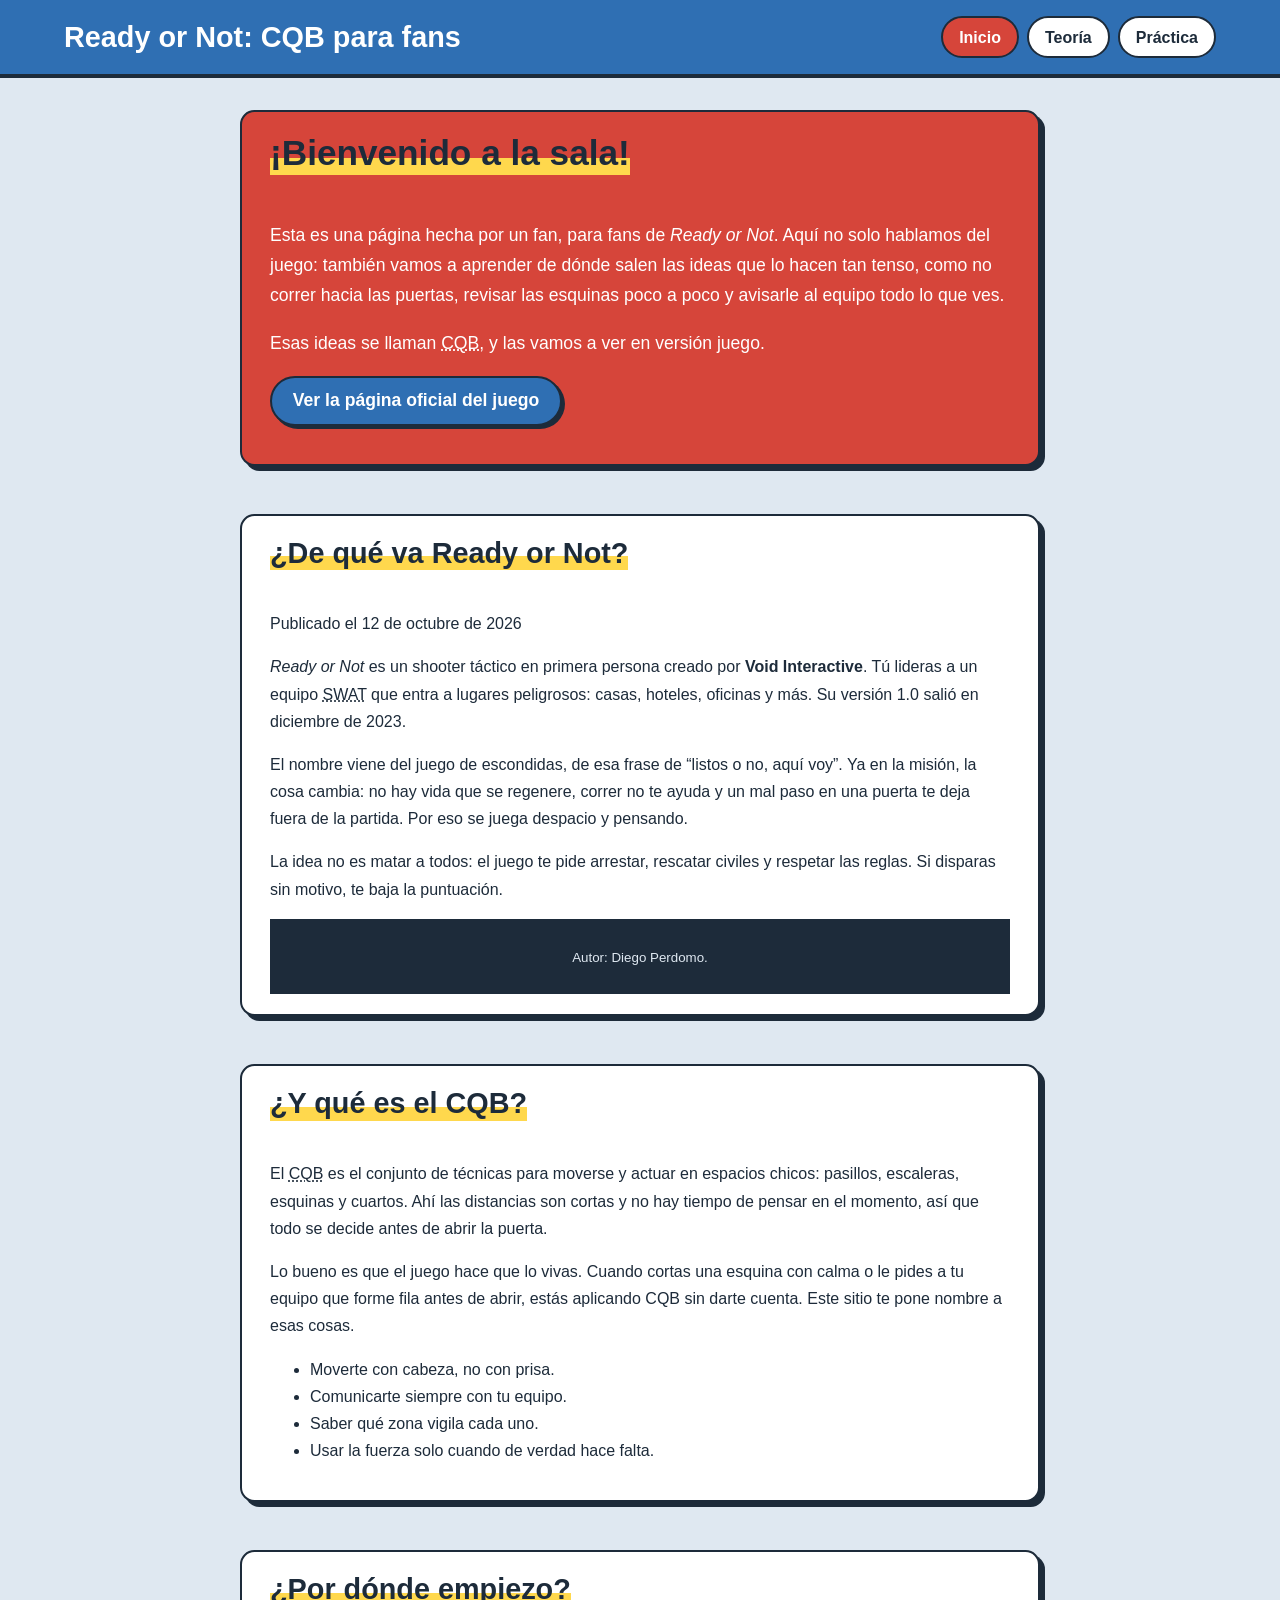
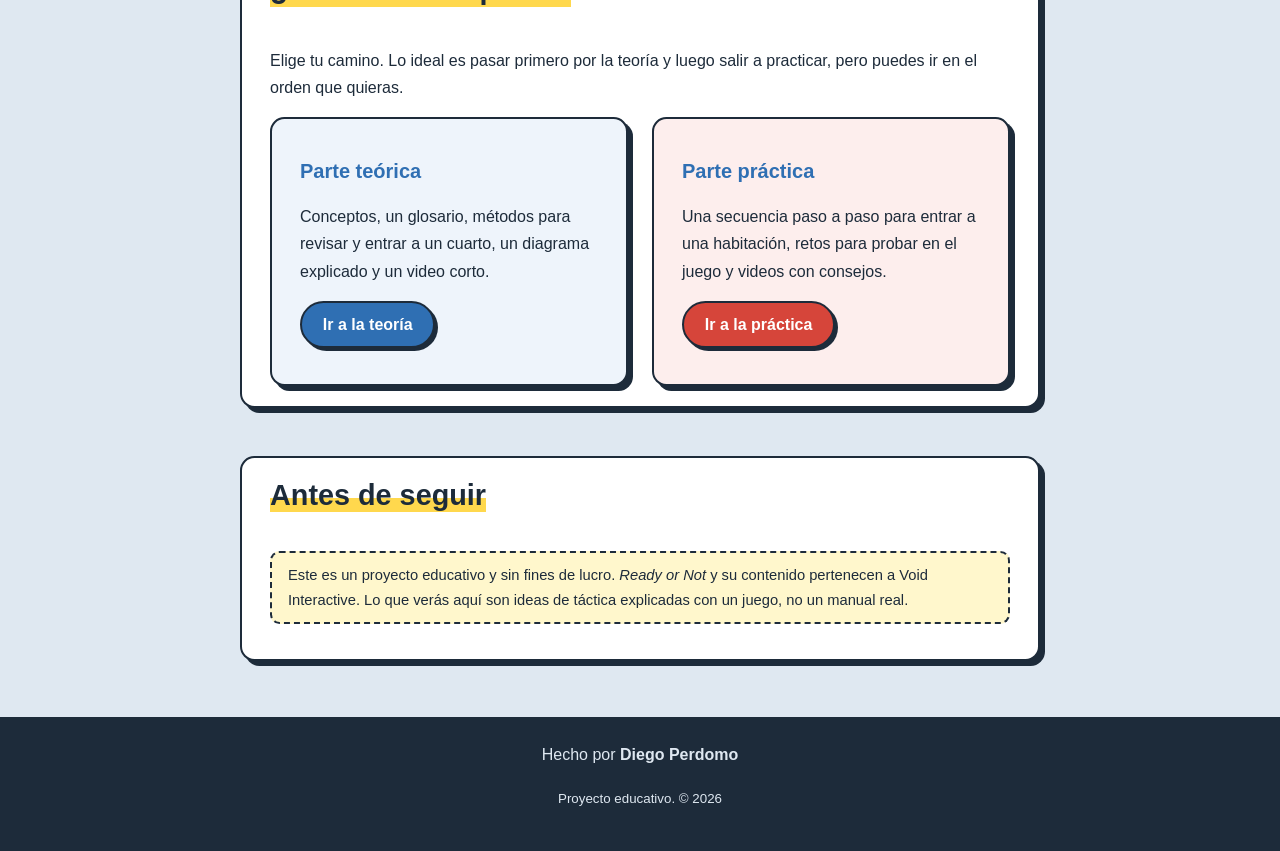
<file: index.html>
<!DOCTYPE html> 
<html lang="es"> 
  <head>
    <meta charset="UTF-8"> 
    <meta name="viewport" content="width=device-width, initial-scale=1"> 
    <meta name="description" content="Sitio fan de Ready or Not con teoría y práctica de CQB aplicada al juego.">
    <meta name="author" content="Diego Perdomo">
    <title>Ready or Not Fan Site | Inicio</title>
    <link rel="stylesheet" href="estilos.css"> 
  </head>
  <body>

    <header class="principal"> 
      <div class="marca">
        <h1>Ready or Not: CQB para fans</h1> 
        <nav aria-label="Navegación principal"> 
          <ul>
            <li><a href="index.html" aria-current="page">Inicio</a></li>
            <li><a href="teoria.html">Teoría</a></li>
            <li><a href="practica.html">Práctica</a></li>
          </ul>
        </nav>
      </div>
    </header>

    <main class="una-columna"> 

      <section class="hero" id="presentacion"> 
        <h2>¡Bienvenido a la sala!</h2> 
        <p>Esta es una página hecha por un fan, para fans de <cite>Ready or Not</cite>. Aquí no solo hablamos del juego: también vamos a aprender de dónde salen las ideas que lo hacen tan tenso, como no correr hacia las puertas, revisar las esquinas poco a poco y avisarle al equipo todo lo que ves.</p>
        <p>Esas ideas se llaman <abbr title="Close Quarters Battle: combate en espacios reducidos">CQB</abbr>, y las vamos a ver en versión juego.</p>
        <p><a class="boton" href="https://voidinteractive.net/ready-or-not/" target="_blank" rel="noopener noreferrer">Ver la página oficial del juego</a></p> 
      </section>

      <article id="que-es"> 
        <header> 
          <h2>¿De qué va Ready or Not?</h2>
          <p>Publicado el <time datetime="2026-10-12">12 de octubre de 2026</time></p> 
        </header>
        <p><cite>Ready or Not</cite> es un shooter táctico en primera persona creado por <strong>Void Interactive</strong>. Tú lideras a un equipo <abbr title="Special Weapons and Tactics">SWAT</abbr> que entra a lugares peligrosos: casas, hoteles, oficinas y más. Su versión 1.0 salió en diciembre de 2023.</p>
        <p>El nombre viene del juego de escondidas, de esa frase de <q>listos o no, aquí voy</q>. Ya en la misión, la cosa cambia: no hay vida que se regenere, correr no te ayuda y un mal paso en una puerta te deja fuera de la partida. Por eso se juega despacio y pensando.</p>
        <p>La idea no es matar a todos: el juego te pide arrestar, rescatar civiles y respetar las reglas. Si disparas sin motivo, te baja la puntuación.</p>
        <footer><small>Autor: Diego Perdomo.</small></footer>
      </article>

      <article id="que-es-cqb">
        <h2>¿Y qué es el CQB?</h2>
        <p>El <abbr title="Close Quarters Battle">CQB</abbr> es el conjunto de técnicas para moverse y actuar en espacios chicos: pasillos, escaleras, esquinas y cuartos. Ahí las distancias son cortas y no hay tiempo de pensar en el momento, así que todo se decide antes de abrir la puerta.</p>
        <p>Lo bueno es que el juego hace que lo vivas. Cuando cortas una esquina con calma o le pides a tu equipo que forme fila antes de abrir, estás aplicando CQB sin darte cuenta. Este sitio te pone nombre a esas cosas.</p>
        <ul>
          <li>Moverte con cabeza, no con prisa.</li>
          <li>Comunicarte siempre con tu equipo.</li>
          <li>Saber qué zona vigila cada uno.</li>
          <li>Usar la fuerza solo cuando de verdad hace falta.</li>
        </ul>
      </article>

      <section id="elegir">
        <h2>¿Por dónde empiezo?</h2>
        <p>Elige tu camino. Lo ideal es pasar primero por la teoría y luego salir a practicar, pero puedes ir en el orden que quieras.</p>
        <div class="tarjetas">
          <article>
            <h3>Parte teórica</h3>
            <p>Conceptos, un glosario, métodos para revisar y entrar a un cuarto, un diagrama explicado y un video corto.</p>
            <p><a class="boton" href="teoria.html">Ir a la teoría</a></p> 
          </article>
          <article class="roja">
            <h3>Parte práctica</h3>
            <p>Una secuencia paso a paso para entrar a una habitación, retos para probar en el juego y videos con consejos.</p>
            <p><a class="boton" href="practica.html">Ir a la práctica</a></p>
          </article>
        </div>
      </section>

      <section id="aviso">
        <h2>Antes de seguir</h2>
        <p class="nota">Este es un proyecto educativo y sin fines de lucro. <cite>Ready or Not</cite> y su contenido pertenecen a Void Interactive. Lo que verás aquí son ideas de táctica explicadas con un juego, no un manual real.</p>
      </section>
    </main>

    <footer> 
      <address>Hecho por <strong>Diego Perdomo</strong></address> 
      <p><small>Proyecto educativo. &copy; 2026</small></p>
    </footer>

  </body>
</html>
</file>
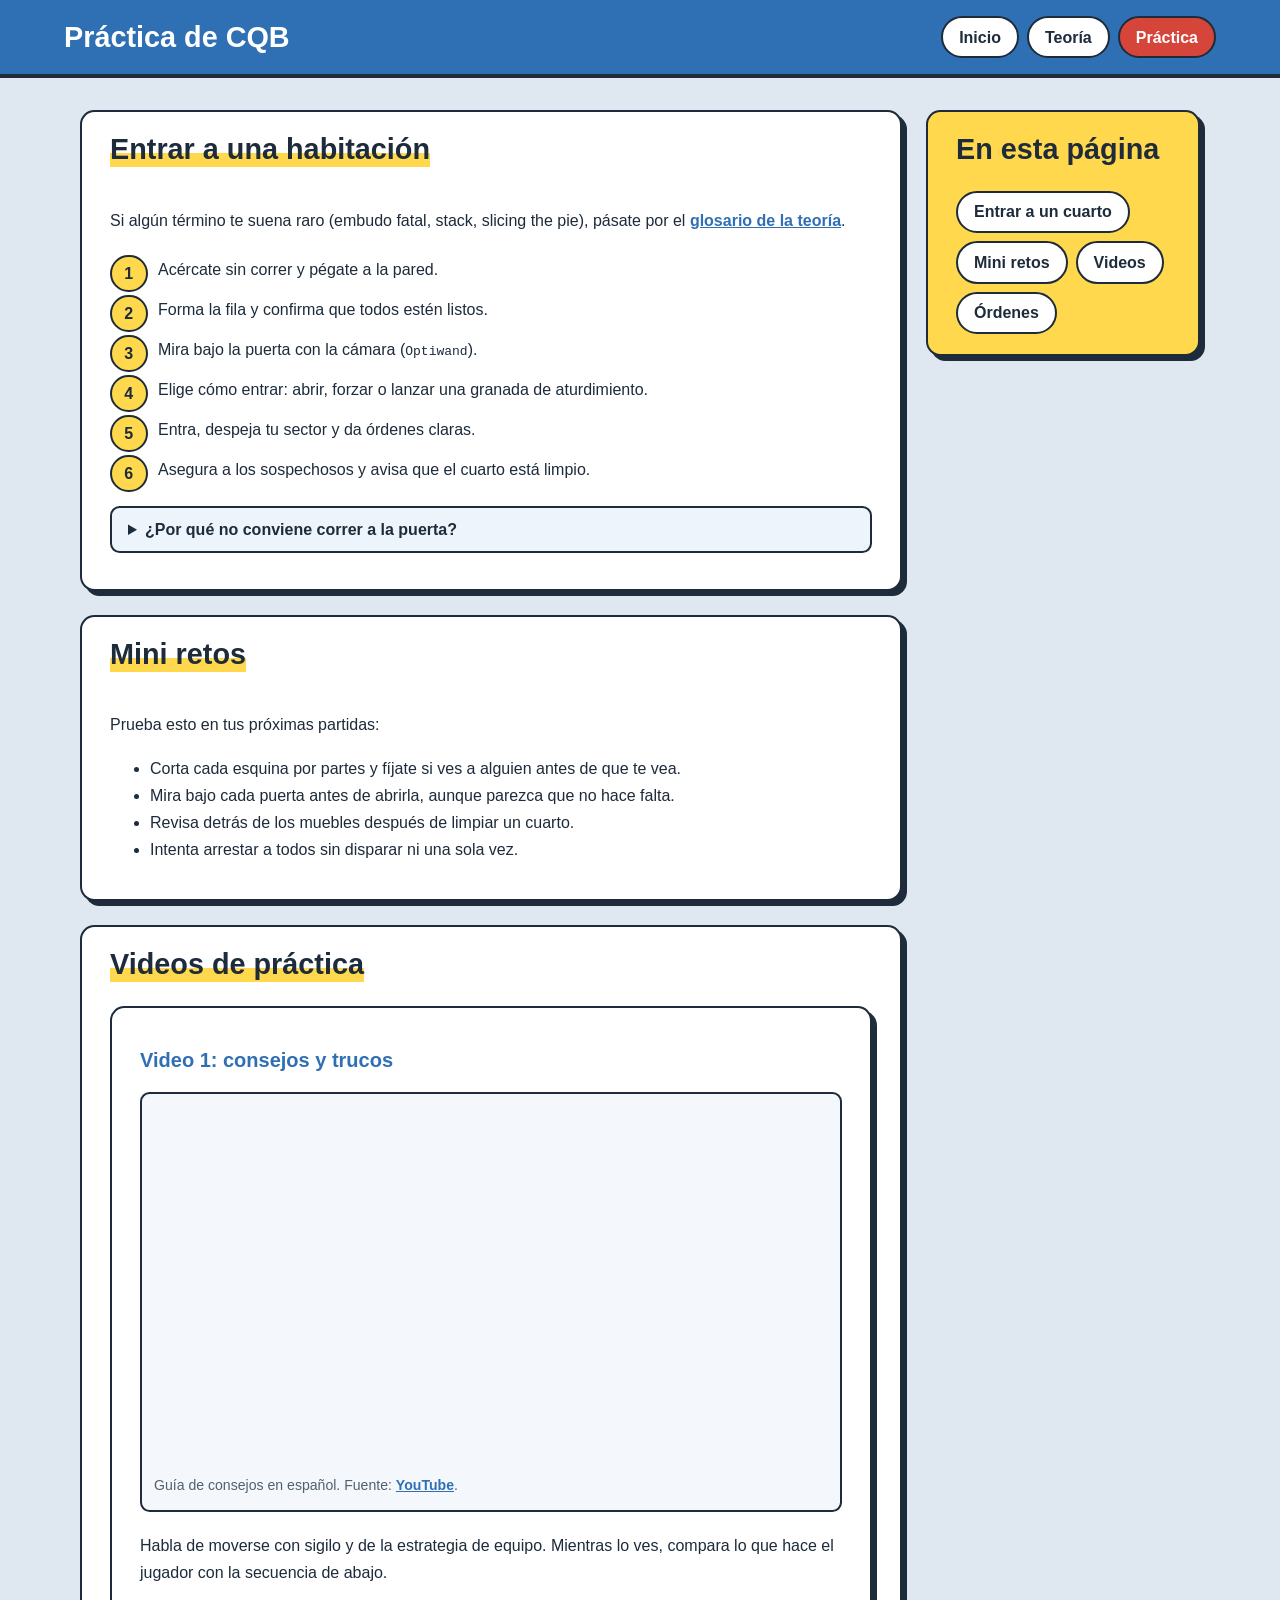
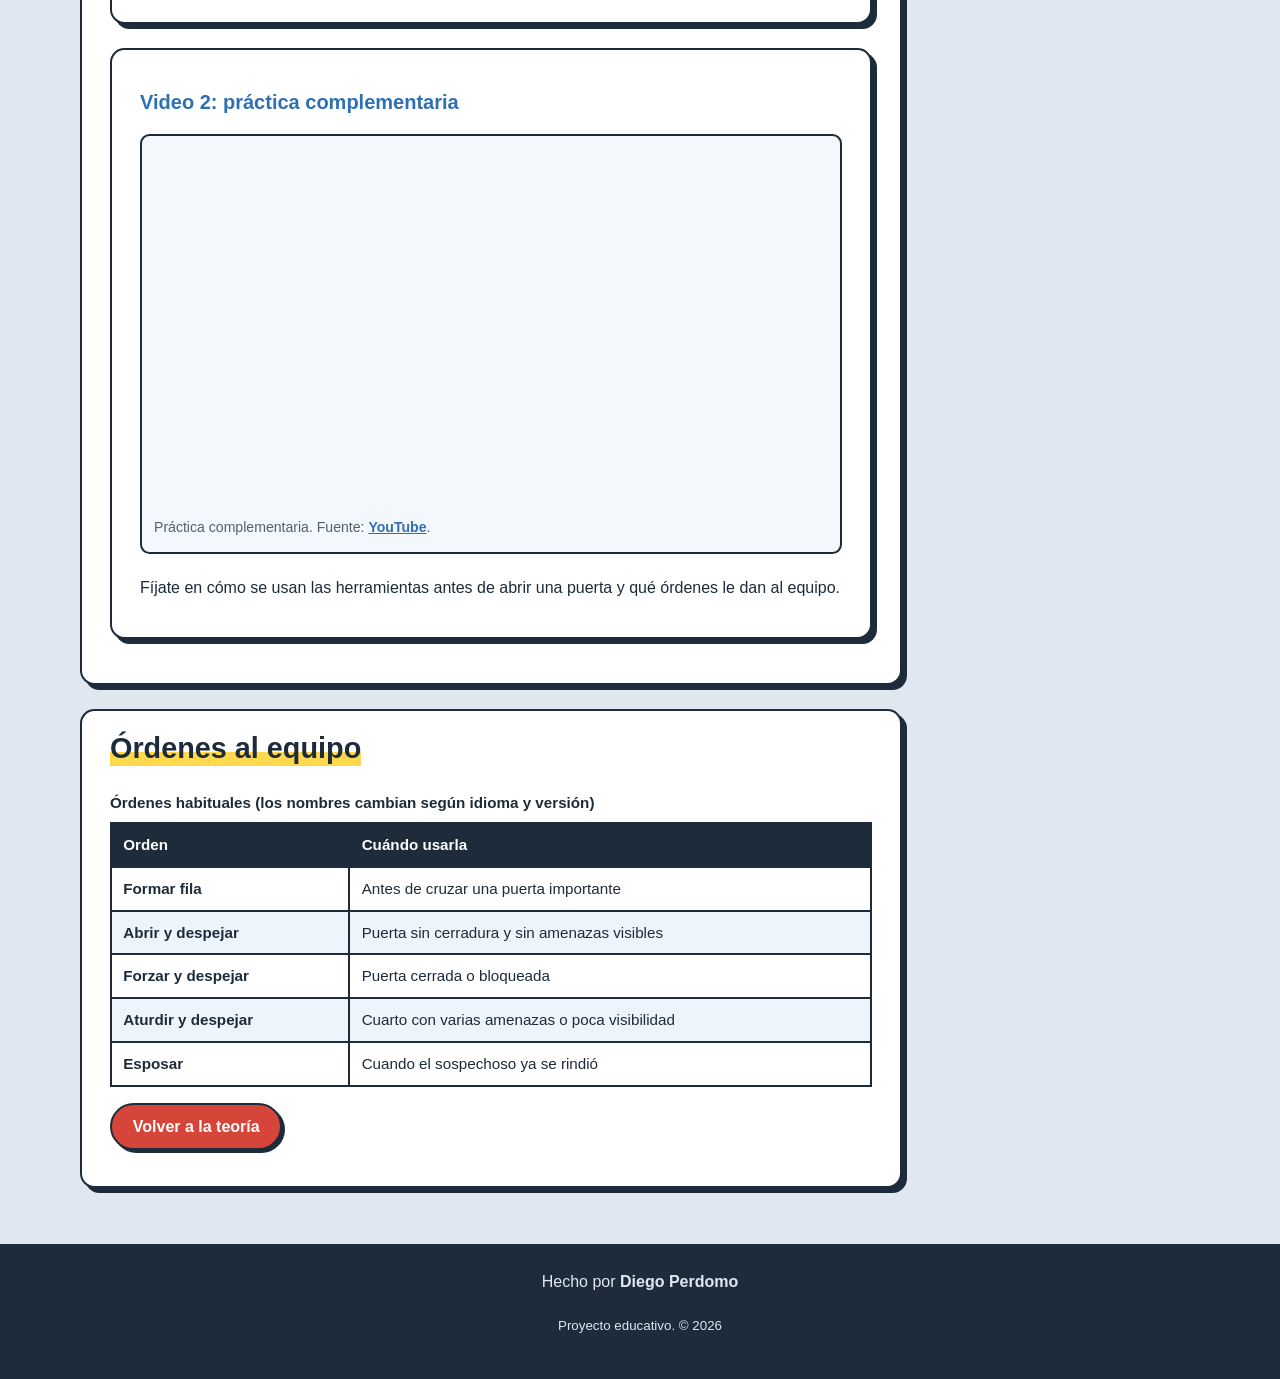
<file: practica.html>
<!DOCTYPE html>
<html lang="es">
  <head>
    <meta charset="UTF-8">
    <meta name="viewport" content="width=device-width, initial-scale=1">
    <meta name="description" content="Práctica de CQB en Ready or Not: pasos, retos y videos con consejos.">
    <title>Práctica de CQB | Ready or Not Fan Site</title>
    <link rel="stylesheet" href="estilos.css">
  </head>
  <body>

    <header class="principal">
      <div class="marca">
        <h1>Práctica de CQB</h1>
        <nav aria-label="Navegación principal">
          <ul>
            <li><a href="index.html">Inicio</a></li>
            <li><a href="teoria.html">Teoría</a></li>
            <li><a href="practica.html" aria-current="page">Práctica</a></li>
          </ul>
        </nav>
      </div>
    </header>

    <main>
      <div>
        <section id="secuencia">
          <h2>Entrar a una habitación</h2>
          <p>Si algún término te suena raro (embudo fatal, stack, slicing the pie), pásate por el <a href="teoria.html#glosario">glosario de la teoría</a>.</p>
          <ol class="pasos"> 
            <li>Acércate sin correr y pégate a la pared.</li>
            <li>Forma la fila y confirma que todos estén listos.</li>
            <li>Mira bajo la puerta con la cámara (<code>Optiwand</code>).</li>
            <li>Elige cómo entrar: abrir, forzar o lanzar una granada de aturdimiento.</li>
            <li>Entra, despeja tu sector y da órdenes claras.</li>
            <li>Asegura a los sospechosos y avisa que el cuarto está limpio.</li>
          </ol>
          <details>
            <summary>¿Por qué no conviene correr a la puerta?</summary>
            <p>Correr hace ruido, desordena la fila y te deja menos tiempo para decidir. Ir con calma mejora tu <mark>percepción de la situación</mark>.</p>
          </details>
        </section>

        <section id="retos">
          <h2>Mini retos</h2>
          <p>Prueba esto en tus próximas partidas:</p>
          <ul>
            <li>Corta cada esquina por partes y fíjate si ves a alguien antes de que te vea.</li>
            <li>Mira bajo cada puerta antes de abrirla, aunque parezca que no hace falta.</li>
            <li>Revisa detrás de los muebles después de limpiar un cuarto.</li>
            <li>Intenta arrestar a todos sin disparar ni una sola vez.</li>
          </ul>
        </section>

        <section id="videos-practica">
          <h2>Videos de práctica</h2>
          <article>
            <h3>Video 1: consejos y trucos</h3>
            <figure>
              <iframe src="https://www.youtube.com/embed/2mNaPaYmhb0" title="Ready or Not: consejos y tips (en español)" allowfullscreen loading="lazy"></iframe> 
              <figcaption>Guía de consejos en español. Fuente: <a href="https://www.youtube.com/watch?v=2mNaPaYmhb0" target="_blank" rel="noopener noreferrer">YouTube</a>.</figcaption>
            </figure>
            <p>Habla de moverse con sigilo y de la estrategia de equipo. Mientras lo ves, compara lo que hace el jugador con la secuencia de abajo.</p>
          </article>
          <article>
            <h3>Video 2: práctica complementaria</h3>
            <figure>
              <iframe src="https://www.youtube.com/embed/wGVQQPs6214" title="Video de práctica de Ready or Not" allowfullscreen loading="lazy"></iframe>
              <figcaption>Práctica complementaria. Fuente: <a href="https://www.youtube.com/watch?v=wGVQQPs6214" target="_blank" rel="noopener noreferrer">YouTube</a>.</figcaption>
            </figure>
            <p>Fíjate en cómo se usan las herramientas antes de abrir una puerta y qué órdenes le dan al equipo.</p>
          </article>
        </section>

        <section id="ordenes">
          <h2>Órdenes al equipo</h2>
          <table>
            <caption>Órdenes habituales (los nombres cambian según idioma y versión)</caption>
            <thead><tr><th scope="col">Orden</th><th scope="col">Cuándo usarla</th></tr></thead>
            <tbody>
              <tr><th scope="row">Formar fila</th><td>Antes de cruzar una puerta importante</td></tr>
              <tr><th scope="row">Abrir y despejar</th><td>Puerta sin cerradura y sin amenazas visibles</td></tr>
              <tr><th scope="row">Forzar y despejar</th><td>Puerta cerrada o bloqueada</td></tr>
              <tr><th scope="row">Aturdir y despejar</th><td>Cuarto con varias amenazas o poca visibilidad</td></tr>
              <tr><th scope="row">Esposar</th><td>Cuando el sospechoso ya se rindió</td></tr>
            </tbody>
          </table>
          <p><a class="boton rojo" href="teoria.html">Volver a la teoría</a></p>
        </section>
      </div>

      <aside>
        <h2>En esta página</h2>
        <nav aria-label="Índice de la página">
          <ul>
            <li><a href="#secuencia">Entrar a un cuarto</a></li>
            <li><a href="#retos">Mini retos</a></li>
            <li><a href="#videos-practica">Videos</a></li>
            <li><a href="#ordenes">Órdenes</a></li>
          </ul>
        </nav>
      </aside>
    </main>

    <footer>
      <address>Hecho por <strong>Diego Perdomo</strong></address>
      <p><small>Proyecto educativo. &copy; 2026</small></p>
    </footer>

  </body>
</html>
</file>
<file: estilos.css>
:root { --fondo:#dfe8f1; --tinta:#1d2b3a; --azul:#2f6fb3; --rojo:#d6453a; --amarillo:#ffd84d; --papel:#fff; --suave:#52606d; }
* { box-sizing:border-box; }
html { scroll-behavior:smooth; }
body { margin:0; font-family:"Trebuchet MS","Segoe UI",sans-serif; line-height:1.7; color:var(--tinta); background:var(--fondo); }
h1, h2, h3 { line-height:1.2; }
h2 { font-size:1.8rem; margin-top:0; display:inline-block; background:linear-gradient(transparent 60%, var(--amarillo) 60%); } 
h3 { font-size:1.25rem; color:var(--azul); }
a { color:var(--azul); font-weight:600; }

header.principal { background:var(--azul); color:#fff; padding:1rem 2rem; border-bottom:4px solid var(--tinta); }
.marca { max-width:72rem; margin:0 auto; display:flex; flex-wrap:wrap; align-items:center; justify-content:space-between; gap:.75rem 2rem; }
header.principal h1 { margin:0; font-size:1.8rem; }
nav ul { list-style:none; display:flex; flex-wrap:wrap; gap:.5rem; padding:0; margin:0; }
nav a { display:block; padding:.35rem 1rem; color:var(--tinta); background:#fff; border:2px solid var(--tinta); border-radius:2rem; text-decoration:none; }
nav a:hover { background:var(--amarillo); }
nav a[aria-current="page"] { background:var(--rojo); color:#fff; }

main { display:grid; grid-template-columns:minmax(0,3fr) minmax(0,1fr); gap:1.5rem; max-width:72rem; margin:2rem auto; padding:0 1rem; }
main.una-columna { grid-template-columns:minmax(0,1fr); max-width:52rem; }
section, article, aside { background:var(--papel); padding:1.25rem 1.75rem; margin-bottom:1.5rem; border:2px solid var(--tinta); border-radius:.9rem; box-shadow:5px 5px 0 var(--tinta); }
article article { box-shadow:none; background:#f4f8fc; border-style:dashed; }
aside { align-self:start; position:sticky; top:1rem; background:var(--amarillo); }
aside a { color:var(--tinta); }
.hero { background:var(--rojo); color:#fff; box-shadow:5px 5px 0 var(--tinta); }
.hero h2 { color:var(--tinta); font-size:2.2rem; }
.hero p { font-size:1.1rem; }
.nota { background:#fff7cc; border:2px dashed var(--tinta); border-radius:.6rem; padding:.6rem 1rem; font-size:.92rem; }

.tarjetas { display:grid; grid-template-columns:repeat(auto-fit,minmax(15rem,1fr)); gap:1.5rem; }
.tarjetas article { margin:0; background:#eef4fb; }
.tarjetas article.roja { background:#fdeeed; }
.boton { display:inline-block; padding:.5rem 1.3rem; background:var(--azul); color:#fff; text-decoration:none; border:2px solid var(--tinta); border-radius:2rem; box-shadow:3px 3px 0 var(--tinta); transition:transform .1s; }
.roja .boton, .boton.rojo { background:var(--rojo); }
.boton:hover { transform:translate(2px,2px); box-shadow:1px 1px 0 var(--tinta); }

table { border-collapse:collapse; width:100%; font-size:.95rem; }
caption { text-align:left; font-weight:700; padding-bottom:.4rem; }
th, td { border:2px solid var(--tinta); padding:.5rem .7rem; text-align:left; vertical-align:top; }
thead th { background:var(--tinta); color:#fff; }
tbody tr:nth-child(even) { background:#eef4fb; }
tfoot td { font-size:.85rem; color:var(--suave); }
dt { font-weight:700; margin-top:.6rem; }
dd { margin-left:0; color:var(--suave); }
ol.pasos { list-style:none; counter-reset:paso; padding:0; }
ol.pasos li { counter-increment:paso; position:relative; padding:.4rem 0 .4rem 3rem; }
ol.pasos li::before { content:counter(paso); position:absolute; left:0; top:.3rem; width:2.1rem; height:2.1rem; display:grid; place-items:center; background:var(--amarillo); border:2px solid var(--tinta); border-radius:50%; font-weight:700; }
details { background:#eef4fb; border:2px solid var(--tinta); border-radius:.6rem; padding:.5rem 1rem; margin:1rem 0; }
summary { cursor:pointer; font-weight:700; }

figure { margin:1.25rem 0; padding:.75rem; background:#f4f8fc; border:2px solid var(--tinta); border-radius:.6rem; }
figcaption { font-size:.88rem; color:var(--suave); margin-top:.5rem; }
.galeria { display:grid; grid-template-columns:1fr; gap:1.5rem; }
.galeria figure { margin:0 auto; width:100%; max-width:38rem; }
img { display:block; width:100%; aspect-ratio:524/720; object-fit:contain; background:#fff; border-radius:.4rem; } 
video { display:block; width:100%; max-width:30rem; aspect-ratio:578/576; margin:0 auto; border-radius:.4rem; background:#000; } 
iframe { display:block; width:100%; max-width:40rem; aspect-ratio:16/9; margin:0 auto; border:0; border-radius:.4rem; } 
iframe.cuadrado { max-width:30rem; aspect-ratio:1280/1276; } 

footer { background:var(--tinta); color:#dfe8f1; padding:1.5rem 2rem; text-align:center; }
address { font-style:normal; }
:focus-visible { outline:3px solid var(--rojo); outline-offset:2px; }
@media (max-width:48rem) { main { grid-template-columns:1fr; } aside { position:static; } }
</file>
